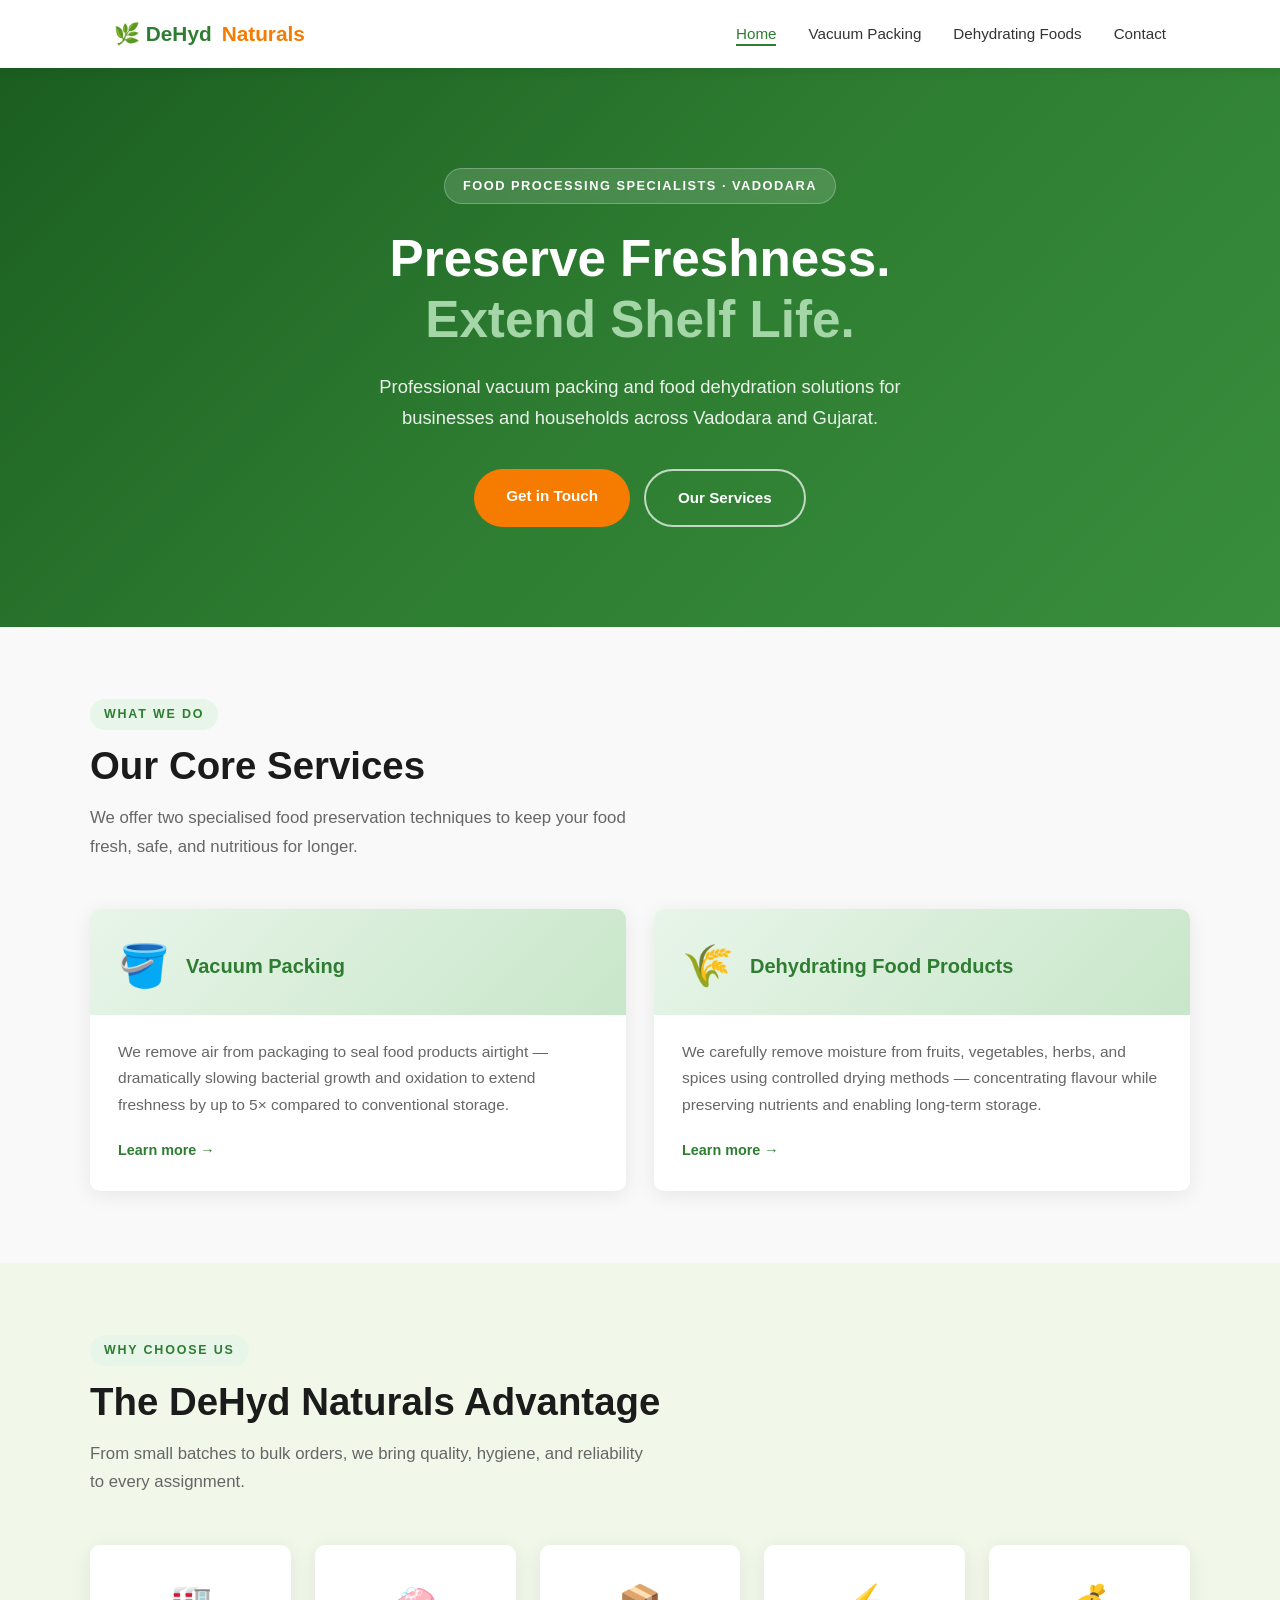
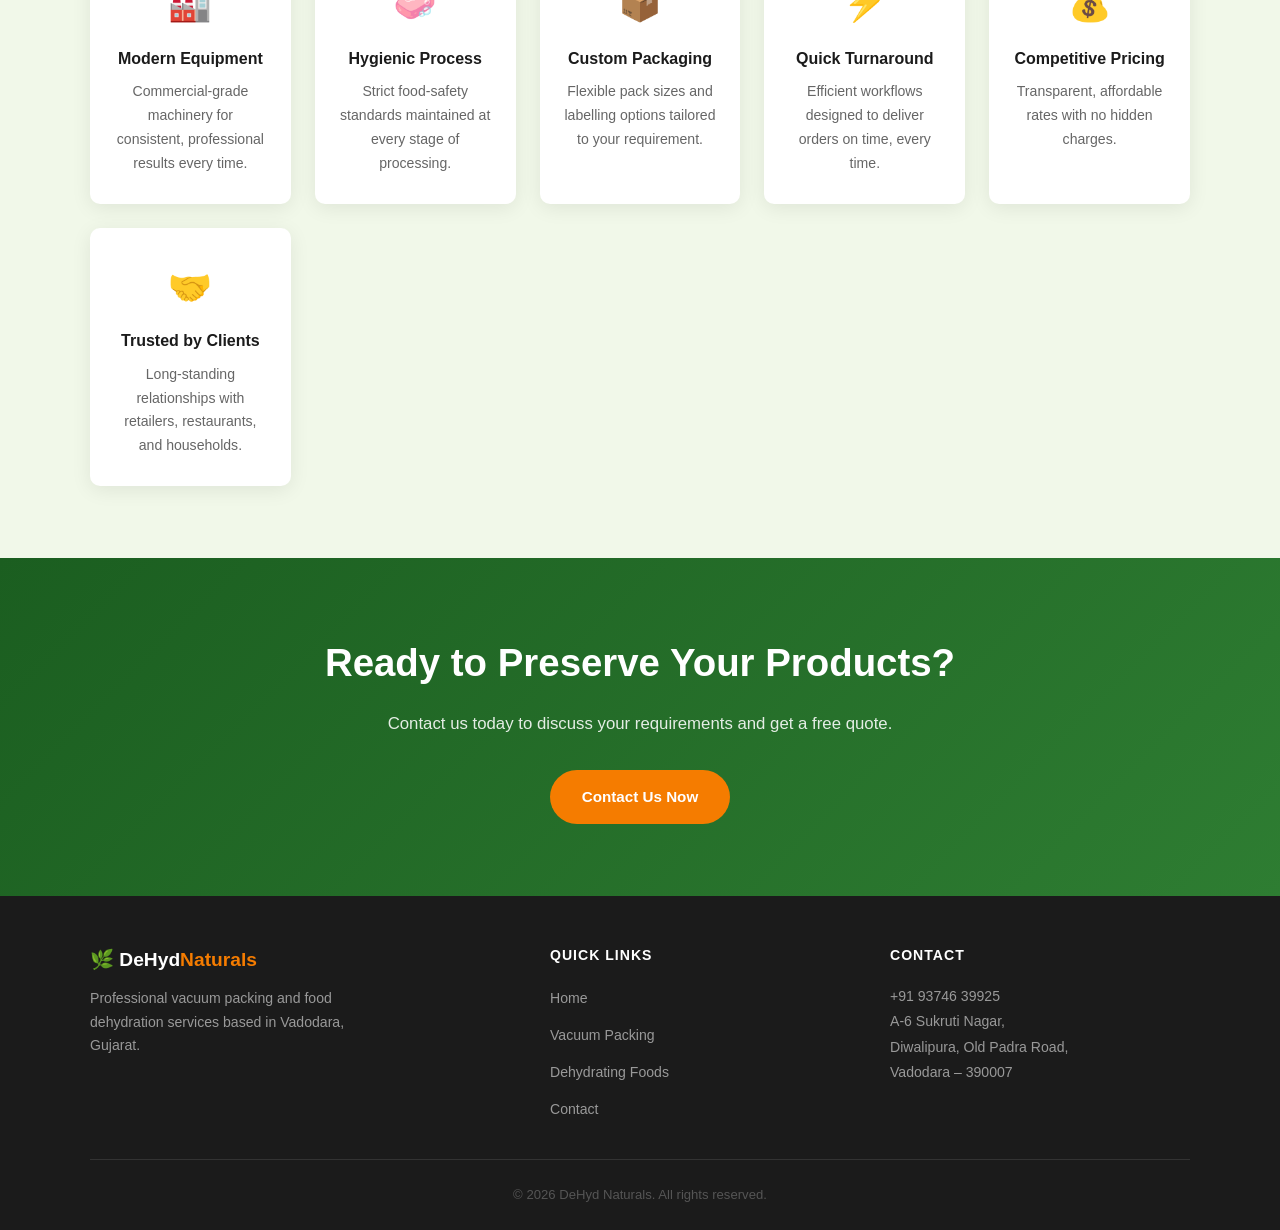
<file: index.html>
<!DOCTYPE html>
<html lang="en">
<head>
  <meta charset="UTF-8" />
  <meta name="viewport" content="width=device-width, initial-scale=1.0" />
  <title>DeHyd Naturals | Vacuum Packing & Dehydrating Food Products</title>
  <meta name="description" content="DeHyd Naturals specialises in vacuum packing and food dehydration services in Vadodara. Extend shelf life and preserve freshness with our professional food processing solutions." />
  <link rel="stylesheet" href="styles.css" />
</head>
<body>

  <!-- NAVBAR -->
  <nav class="navbar">
    <div class="nav-inner">
      <a href="index.html" class="nav-logo">🌿 DeHyd<span>Naturals</span></a>
      <button class="hamburger" id="hamburger" aria-label="Toggle menu">
        <span></span><span></span><span></span>
      </button>
      <ul class="nav-links" id="navLinks">
        <li><a href="index.html" class="active">Home</a></li>
        <li><a href="vacuum-packing.html">Vacuum Packing</a></li>
        <li><a href="dehydrating.html">Dehydrating Foods</a></li>
        <li><a href="contact.html">Contact</a></li>
      </ul>
    </div>
  </nav>

  <!-- HERO -->
  <section class="hero">
    <div class="hero-inner">
      <div class="hero-badge">Food Processing Specialists · Vadodara</div>
      <h1>Preserve Freshness.<br /><em>Extend Shelf Life.</em></h1>
      <p>Professional vacuum packing and food dehydration solutions for businesses and households across Vadodara and Gujarat.</p>
      <div class="btn-group">
        <a href="contact.html" class="btn btn-primary">Get in Touch</a>
        <a href="#services" class="btn btn-outline">Our Services</a>
      </div>
    </div>
  </section>

  <!-- SERVICES -->
  <section id="services">
    <div class="section-inner">
      <div class="section-label">What We Do</div>
      <h2 class="section-title">Our Core Services</h2>
      <p class="section-sub">We offer two specialised food preservation techniques to keep your food fresh, safe, and nutritious for longer.</p>

      <div class="services-grid">
        <!-- Vacuum Packing -->
        <div class="service-card">
          <div class="card-icon-wrap">
            <div class="card-icon">🪣</div>
            <h3>Vacuum Packing</h3>
          </div>
          <div class="card-body">
            <p>We remove air from packaging to seal food products airtight — dramatically slowing bacterial growth and oxidation to extend freshness by up to 5× compared to conventional storage.</p>
            <a href="vacuum-packing.html" class="card-link">Learn more →</a>
          </div>
        </div>

        <!-- Dehydrating -->
        <div class="service-card">
          <div class="card-icon-wrap">
            <div class="card-icon">🌾</div>
            <h3>Dehydrating Food Products</h3>
          </div>
          <div class="card-body">
            <p>We carefully remove moisture from fruits, vegetables, herbs, and spices using controlled drying methods — concentrating flavour while preserving nutrients and enabling long-term storage.</p>
            <a href="dehydrating.html" class="card-link">Learn more →</a>
          </div>
        </div>
      </div>
    </div>
  </section>

  <!-- WHY US -->
  <section class="why-bg">
    <div class="section-inner">
      <div class="section-label">Why Choose Us</div>
      <h2 class="section-title">The DeHyd Naturals Advantage</h2>
      <p class="section-sub">From small batches to bulk orders, we bring quality, hygiene, and reliability to every assignment.</p>

      <div class="pillars-grid">
        <div class="pillar">
          <div class="pillar-icon">🏭</div>
          <h4>Modern Equipment</h4>
          <p>Commercial-grade machinery for consistent, professional results every time.</p>
        </div>
        <div class="pillar">
          <div class="pillar-icon">🧼</div>
          <h4>Hygienic Process</h4>
          <p>Strict food-safety standards maintained at every stage of processing.</p>
        </div>
        <div class="pillar">
          <div class="pillar-icon">📦</div>
          <h4>Custom Packaging</h4>
          <p>Flexible pack sizes and labelling options tailored to your requirement.</p>
        </div>
        <div class="pillar">
          <div class="pillar-icon">⚡</div>
          <h4>Quick Turnaround</h4>
          <p>Efficient workflows designed to deliver orders on time, every time.</p>
        </div>
        <div class="pillar">
          <div class="pillar-icon">💰</div>
          <h4>Competitive Pricing</h4>
          <p>Transparent, affordable rates with no hidden charges.</p>
        </div>
        <div class="pillar">
          <div class="pillar-icon">🤝</div>
          <h4>Trusted by Clients</h4>
          <p>Long-standing relationships with retailers, restaurants, and households.</p>
        </div>
      </div>
    </div>
  </section>

  <!-- CTA -->
  <section class="cta-strip">
    <div class="section-inner">
      <h2>Ready to Preserve Your Products?</h2>
      <p>Contact us today to discuss your requirements and get a free quote.</p>
      <a href="contact.html" class="btn btn-primary">Contact Us Now</a>
    </div>
  </section>

  <!-- FOOTER -->
  <footer>
    <div class="footer-inner">
      <div class="footer-top">
          <div class="footer-brand">
            <h3>🌿 DeHyd<span>Naturals</span></h3>
            <p>Professional vacuum packing and food dehydration services based in Vadodara, Gujarat.</p>
        </div>
        <div class="footer-col">
          <h4>Quick Links</h4>
          <ul>
            <li><a href="index.html">Home</a></li>
            <li><a href="vacuum-packing.html">Vacuum Packing</a></li>
            <li><a href="dehydrating.html">Dehydrating Foods</a></li>
            <li><a href="contact.html">Contact</a></li>
          </ul>
        </div>
        <div class="footer-col">
          <h4>Contact</h4>
          <address>
            <a href="tel:+919374639925">+91 93746 39925</a><br />
            A-6 Sukruti Nagar,<br />
            Diwalipura, Old Padra Road,<br />
            Vadodara – 390007
          </address>
        </div>
      </div>
      <div class="footer-bottom">
        <p>&copy; 2026 DeHyd Naturals. All rights reserved.</p>
      </div>
    </div>
  </footer>

  <script>
    const hamburger = document.getElementById('hamburger');
    const navLinks  = document.getElementById('navLinks');
    hamburger.addEventListener('click', () => navLinks.classList.toggle('open'));
  </script>
</body>
</html>
</file>
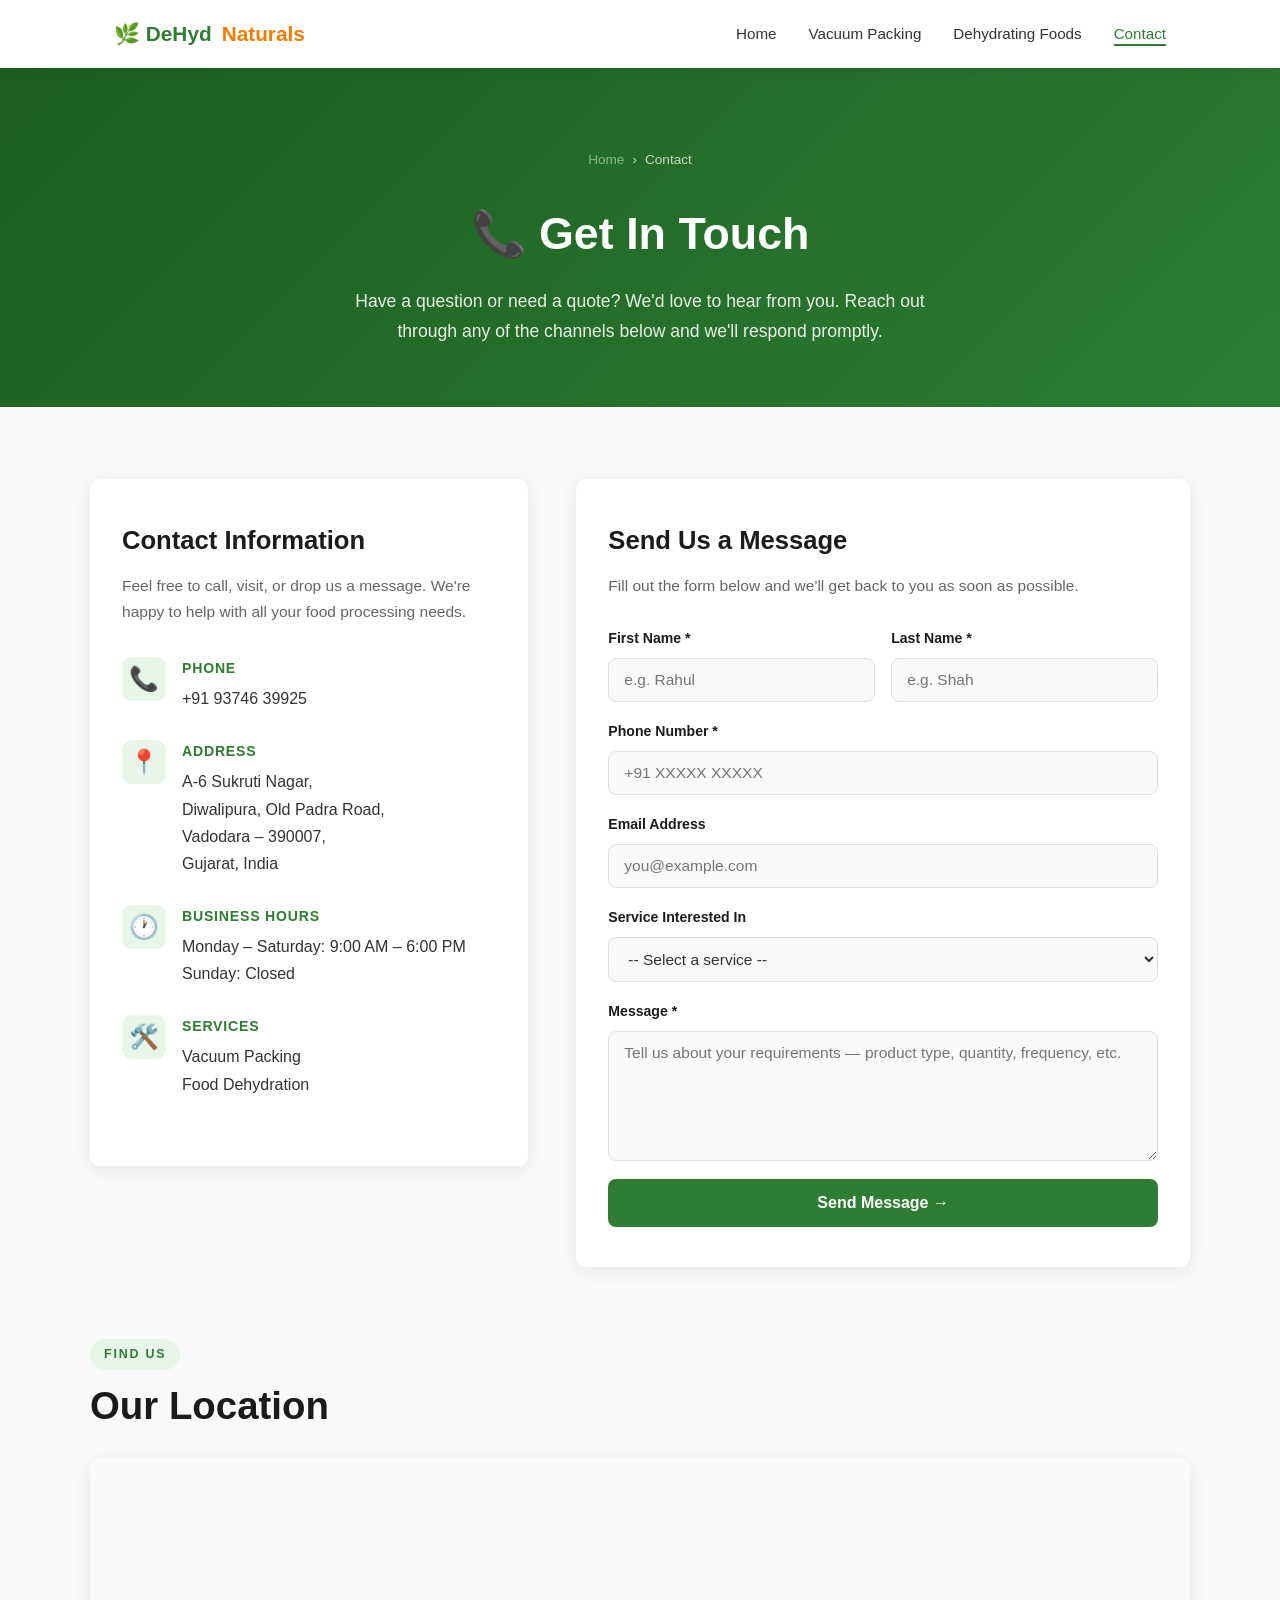
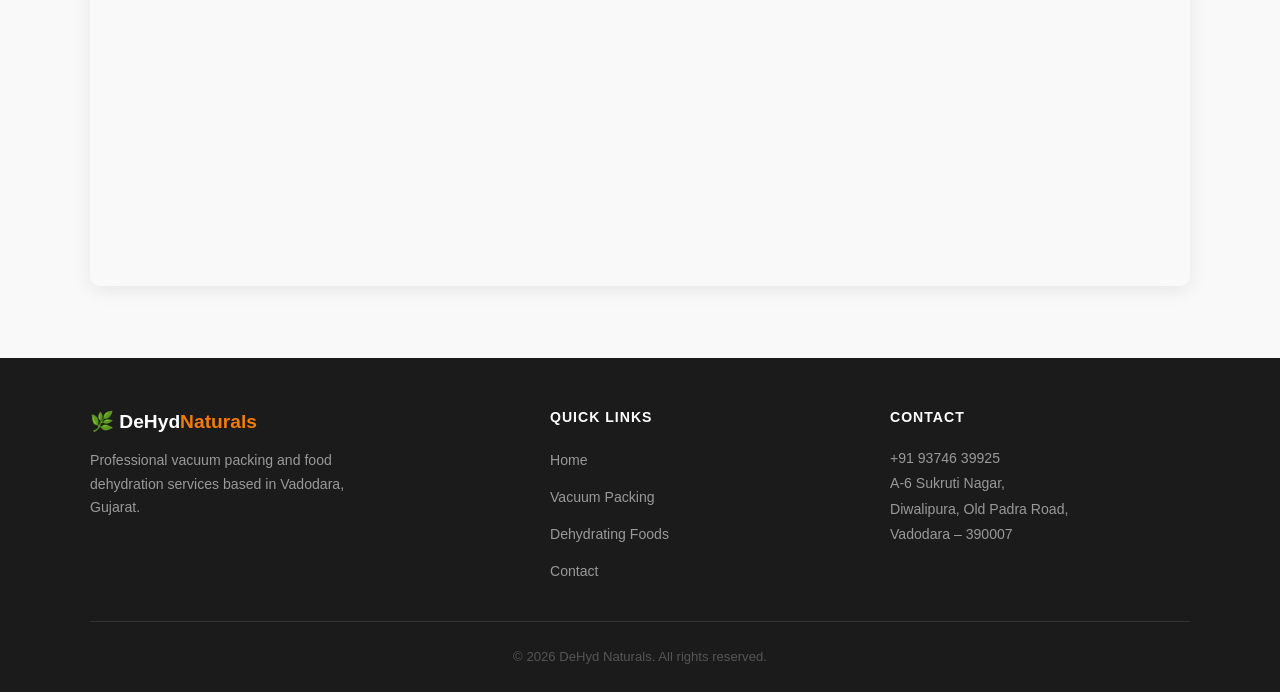
<file: contact.html>
<!DOCTYPE html>
<html lang="en">
<head>
  <meta charset="UTF-8" />
  <meta name="viewport" content="width=device-width, initial-scale=1.0" />
  <title>Contact Us | DeHyd Naturals</title>
  <meta name="description" content="Get in touch with DeHyd Naturals in Vadodara for vacuum packing and food dehydration enquiries. Call +91 9374639925 or visit us at Old Padra Road." />
  <link rel="stylesheet" href="styles.css" />
</head>
<body>

  <!-- NAVBAR -->
  <nav class="navbar">
    <div class="nav-inner">
      <a href="index.html" class="nav-logo">🌿 DeHyd<span>Naturals</span></a>
      <button class="hamburger" id="hamburger" aria-label="Toggle menu">
        <span></span><span></span><span></span>
      </button>
      <ul class="nav-links" id="navLinks">
        <li><a href="index.html">Home</a></li>
        <li><a href="vacuum-packing.html">Vacuum Packing</a></li>
        <li><a href="dehydrating.html">Dehydrating Foods</a></li>
        <li><a href="contact.html" class="active">Contact</a></li>
      </ul>
    </div>
  </nav>

  <!-- PAGE HERO -->
  <div class="page-hero">
    <div class="breadcrumb">
      <a href="index.html">Home</a> › <span>Contact</span>
    </div>
    <h1>📞 Get In Touch</h1>
    <p>Have a question or need a quote? We'd love to hear from you. Reach out through any of the channels below and we'll respond promptly.</p>
  </div>

  <!-- CONTACT SECTION -->
  <section>
    <div class="section-inner">
      <div class="contact-grid">

        <!-- Left: Info -->
        <div class="contact-info-card">
          <h2>Contact Information</h2>
          <p>Feel free to call, visit, or drop us a message. We're happy to help with all your food processing needs.</p>

          <div class="info-item">
            <div class="info-icon">📞</div>
            <div class="info-text">
              <h4>Phone</h4>
              <p><a href="tel:+919374639925">+91 93746 39925</a></p>
            </div>
          </div>

          <div class="info-item">
            <div class="info-icon">📍</div>
            <div class="info-text">
              <h4>Address</h4>
              <p>
                A-6 Sukruti Nagar,<br />
                Diwalipura, Old Padra Road,<br />
                Vadodara – 390007,<br />
                Gujarat, India
              </p>
            </div>
          </div>

          <div class="info-item">
            <div class="info-icon">🕐</div>
            <div class="info-text">
              <h4>Business Hours</h4>
              <p>
                Monday – Saturday: 9:00 AM – 6:00 PM<br />
                Sunday: Closed
              </p>
            </div>
          </div>

          <div class="info-item">
            <div class="info-icon">🛠️</div>
            <div class="info-text">
              <h4>Services</h4>
              <p>
                <a href="vacuum-packing.html">Vacuum Packing</a><br />
                <a href="dehydrating.html">Food Dehydration</a>
              </p>
            </div>
          </div>
        </div>

        <!-- Right: Form -->
        <div class="contact-form-card">
          <h2>Send Us a Message</h2>
          <p>Fill out the form below and we'll get back to you as soon as possible.</p>

          <form id="contactForm" novalidate>
            <div class="form-row">
              <div class="form-group">
                <label for="firstName">First Name *</label>
                <input type="text" id="firstName" name="firstName" placeholder="e.g. Rahul" required />
              </div>
              <div class="form-group">
                <label for="lastName">Last Name *</label>
                <input type="text" id="lastName" name="lastName" placeholder="e.g. Shah" required />
              </div>
            </div>

            <div class="form-group">
              <label for="phone">Phone Number *</label>
              <input type="tel" id="phone" name="phone" placeholder="+91 XXXXX XXXXX" required />
            </div>

            <div class="form-group">
              <label for="email">Email Address</label>
              <input type="email" id="email" name="email" placeholder="you@example.com" />
            </div>

            <div class="form-group">
              <label for="service">Service Interested In</label>
              <select id="service" name="service">
                <option value="">-- Select a service --</option>
                <option value="vacuum-packing">Vacuum Packing</option>
                <option value="dehydrating">Dehydrating Food Products</option>
                <option value="both">Both Services</option>
                <option value="other">Other / General Enquiry</option>
              </select>
            </div>

            <div class="form-group">
              <label for="message">Message *</label>
              <textarea id="message" name="message" placeholder="Tell us about your requirements — product type, quantity, frequency, etc." required></textarea>
            </div>

            <button type="submit" class="form-submit">Send Message →</button>

            <p id="formSuccess" style="display:none;margin-top:16px;color:var(--primary);font-weight:600;text-align:center;">
              ✅ Thank you! Your message has been sent. We'll be in touch soon.
            </p>
            <p id="formError" style="display:none;margin-top:16px;color:#c62828;font-weight:600;text-align:center;">
              ⚠️ Please fill in all required fields before submitting.
            </p>
          </form>
        </div>

      </div>
    </div>
  </section>

  <!-- MAP -->
  <section class="map-section">
    <div class="section-inner">
      <div class="section-label">Find Us</div>
      <h2 class="section-title" style="margin-bottom:28px;">Our Location</h2>
      <div class="map-wrap">
        <iframe
          title="DeHyd Naturals Location"
          src="https://www.google.com/maps/embed?pb=!1m18!1m12!1m3!1d3691.7254860165727!2d73.16155!3d22.29456!2m3!1f0!2f0!3f0!3m2!1i1024!2i768!4f13.1!3m3!1m2!1s0x395fc5873b2c3a4f%3A0x1!2sDiwalipura%2C%20Old%20Padra%20Road%2C%20Vadodara%2C%20Gujarat%20390007!5e0!3m2!1sen!2sin!4v1680000000000!5m2!1sen!2sin"
          width="100%"
          height="420"
          style="border:0;"
          allowfullscreen=""
          loading="lazy"
          referrerpolicy="no-referrer-when-downgrade">
        </iframe>
      </div>
    </div>
  </section>

  <!-- FOOTER -->
  <footer>
    <div class="footer-inner">
      <div class="footer-top">
        <div class="footer-brand">
          <h3>🌿 DeHyd<span>Naturals</span></h3>
          <p>Professional vacuum packing and food dehydration services based in Vadodara, Gujarat.</p>
        </div>
        <div class="footer-col">
          <h4>Quick Links</h4>
          <ul>
            <li><a href="index.html">Home</a></li>
            <li><a href="vacuum-packing.html">Vacuum Packing</a></li>
            <li><a href="dehydrating.html">Dehydrating Foods</a></li>
            <li><a href="contact.html">Contact</a></li>
          </ul>
        </div>
        <div class="footer-col">
          <h4>Contact</h4>
          <address>
            <a href="tel:+919374639925">+91 93746 39925</a><br />
            A-6 Sukruti Nagar,<br />
            Diwalipura, Old Padra Road,<br />
            Vadodara – 390007
          </address>
        </div>
      </div>
      <div class="footer-bottom">
        <p>&copy; 2026 DeHyd Naturals. All rights reserved.</p>
      </div>
    </div>
  </footer>

  <script>
    // Hamburger menu
    const hamburger = document.getElementById('hamburger');
    const navLinks  = document.getElementById('navLinks');
    hamburger.addEventListener('click', () => navLinks.classList.toggle('open'));

    // Contact form validation (client-side)
    document.getElementById('contactForm').addEventListener('submit', function (e) {
      e.preventDefault();
      const firstName = document.getElementById('firstName').value.trim();
      const lastName  = document.getElementById('lastName').value.trim();
      const phone     = document.getElementById('phone').value.trim();
      const message   = document.getElementById('message').value.trim();

      const success = document.getElementById('formSuccess');
      const error   = document.getElementById('formError');

      if (!firstName || !lastName || !phone || !message) {
        error.style.display   = 'block';
        success.style.display = 'none';
        return;
      }

      // Hide error, show success
      error.style.display   = 'none';
      success.style.display = 'block';
      this.reset();
    });
  </script>
</body>
</html>
</file>
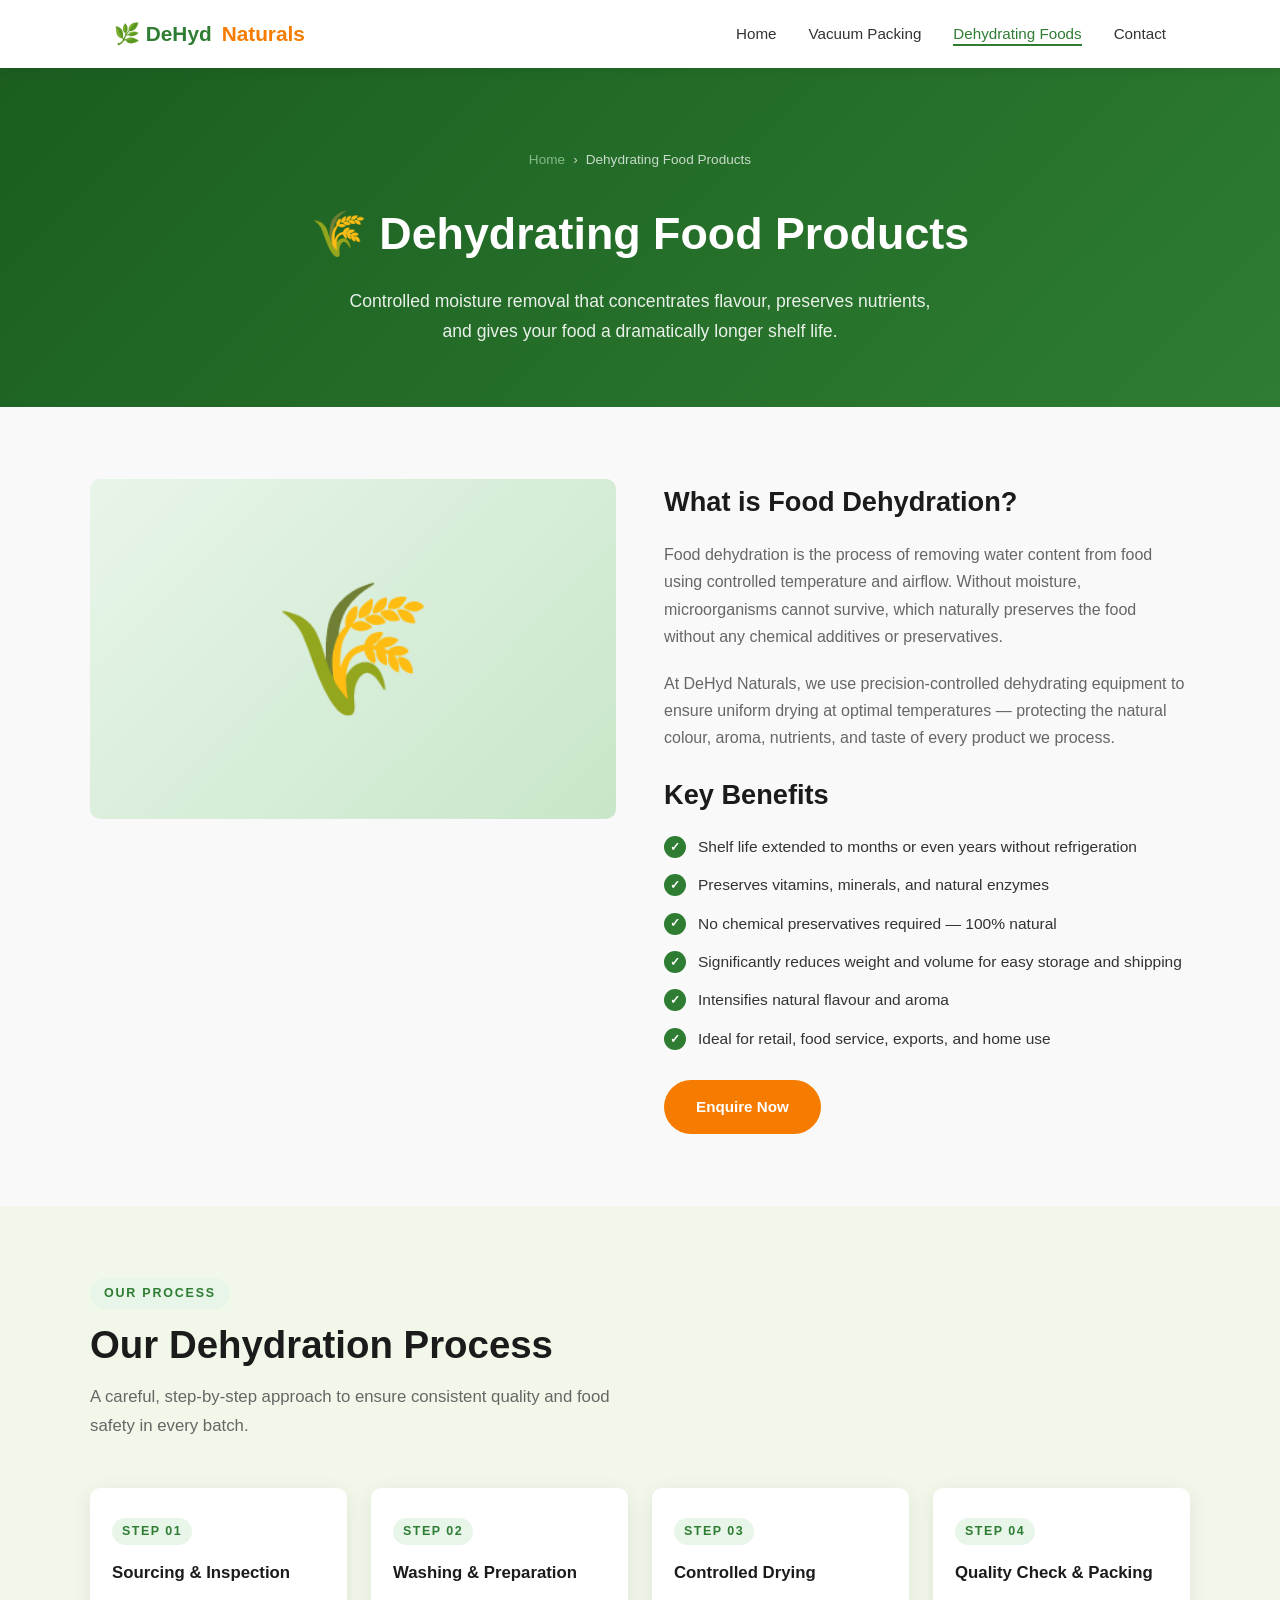
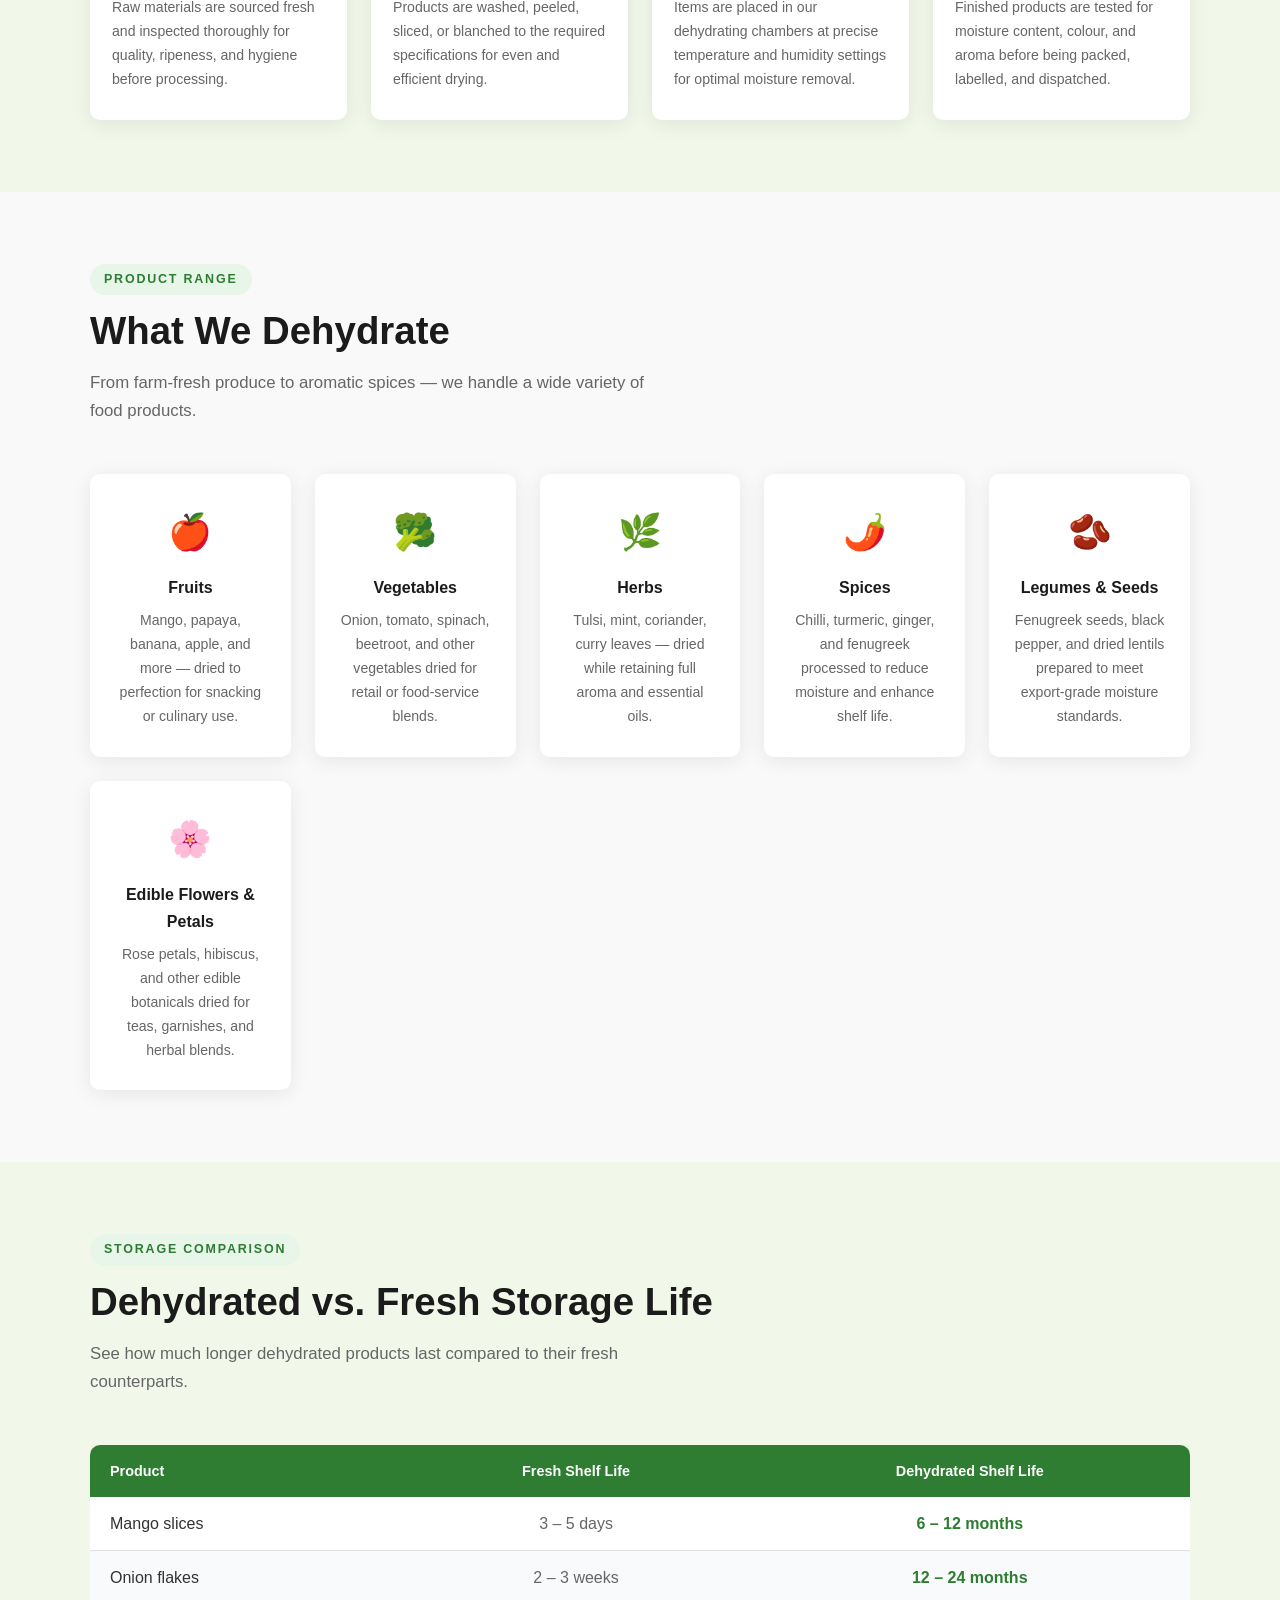
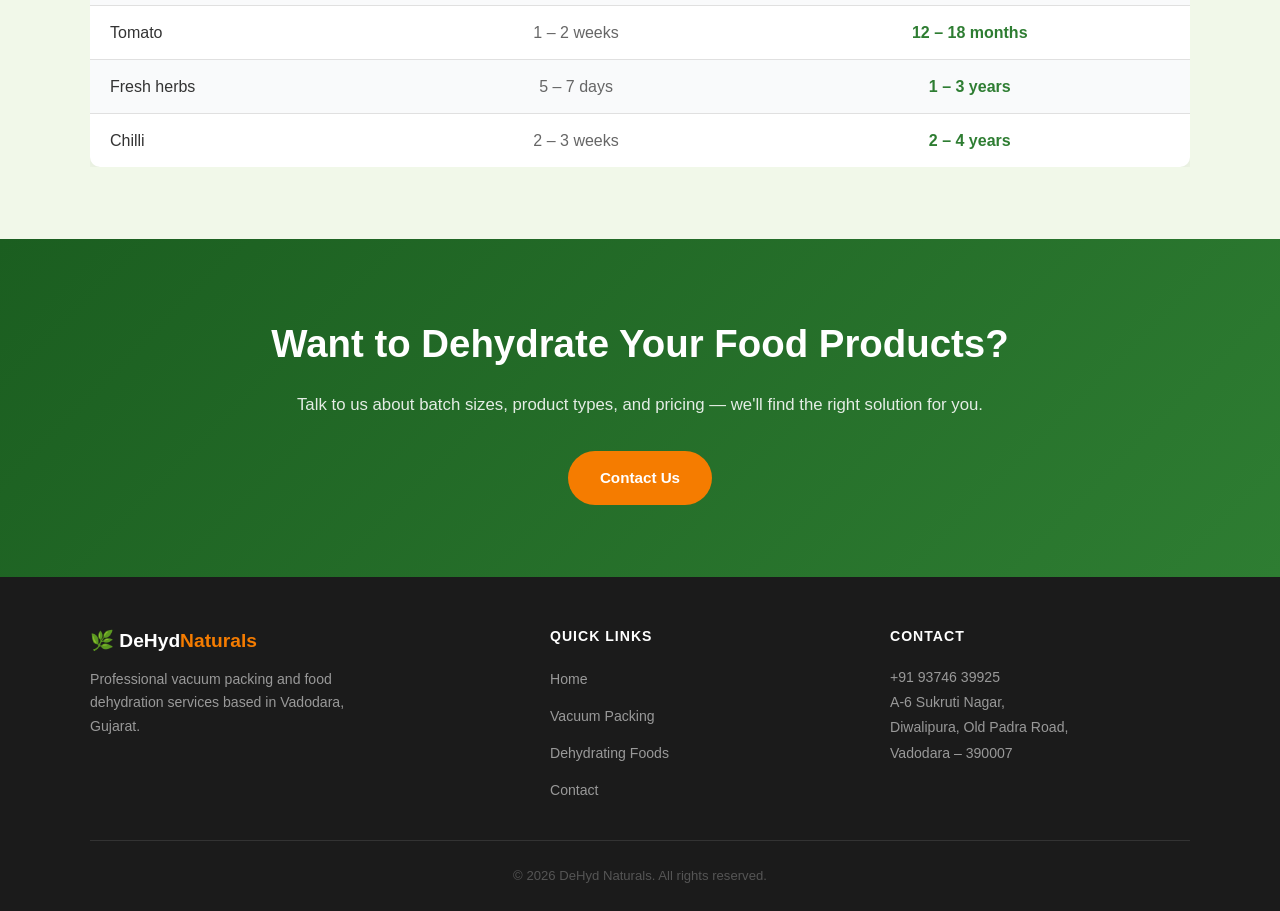
<file: dehydrating.html>
<!DOCTYPE html>
<html lang="en">
<head>
  <meta charset="UTF-8" />
  <meta name="viewport" content="width=device-width, initial-scale=1.0" />
  <title>Dehydrating Food Products | DeHyd Naturals</title>
  <meta name="description" content="DeHyd Naturals provides professional food dehydration services in Vadodara — preserving fruits, vegetables, herbs, and spices while concentrating natural flavour." />
  <link rel="stylesheet" href="styles.css" />
</head>
<body>

  <!-- NAVBAR -->
  <nav class="navbar">
    <div class="nav-inner">
      <a href="index.html" class="nav-logo">🌿 DeHyd<span>Naturals</span></a>
      <button class="hamburger" id="hamburger" aria-label="Toggle menu">
        <span></span><span></span><span></span>
      </button>
      <ul class="nav-links" id="navLinks">
        <li><a href="index.html">Home</a></li>
        <li><a href="vacuum-packing.html">Vacuum Packing</a></li>
        <li><a href="dehydrating.html" class="active">Dehydrating Foods</a></li>
        <li><a href="contact.html">Contact</a></li>
      </ul>
    </div>
  </nav>

  <!-- PAGE HERO -->
  <div class="page-hero">
    <div class="breadcrumb">
      <a href="index.html">Home</a> › <span>Dehydrating Food Products</span>
    </div>
    <h1>🌾 Dehydrating Food Products</h1>
    <p>Controlled moisture removal that concentrates flavour, preserves nutrients, and gives your food a dramatically longer shelf life.</p>
  </div>

  <!-- OVERVIEW -->
  <section>
    <div class="section-inner">
      <div class="detail-grid">
        <div class="detail-visual">🌾</div>
        <div class="detail-content">
          <h2>What is Food Dehydration?</h2>
          <p>Food dehydration is the process of removing water content from food using controlled temperature and airflow. Without moisture, microorganisms cannot survive, which naturally preserves the food without any chemical additives or preservatives.</p>
          <p>At DeHyd Naturals, we use precision-controlled dehydrating equipment to ensure uniform drying at optimal temperatures — protecting the natural colour, aroma, nutrients, and taste of every product we process.</p>
          <h2 style="margin-top:8px;">Key Benefits</h2>
          <ul class="benefit-list">
            <li>Shelf life extended to months or even years without refrigeration</li>
            <li>Preserves vitamins, minerals, and natural enzymes</li>
            <li>No chemical preservatives required — 100% natural</li>
            <li>Significantly reduces weight and volume for easy storage and shipping</li>
            <li>Intensifies natural flavour and aroma</li>
            <li>Ideal for retail, food service, exports, and home use</li>
          </ul>
          <a href="contact.html" class="btn btn-primary" style="display:inline-block;">Enquire Now</a>
        </div>
      </div>
    </div>
  </section>

  <!-- PROCESS -->
  <section class="features-section">
    <div class="section-inner">
      <div class="section-label">Our Process</div>
      <h2 class="section-title">Our Dehydration Process</h2>
      <p class="section-sub">A careful, step-by-step approach to ensure consistent quality and food safety in every batch.</p>

      <div class="features-grid">
        <div class="feature-card">
          <div class="feature-num">Step 01</div>
          <h4>Sourcing & Inspection</h4>
          <p>Raw materials are sourced fresh and inspected thoroughly for quality, ripeness, and hygiene before processing.</p>
        </div>
        <div class="feature-card">
          <div class="feature-num">Step 02</div>
          <h4>Washing & Preparation</h4>
          <p>Products are washed, peeled, sliced, or blanched to the required specifications for even and efficient drying.</p>
        </div>
        <div class="feature-card">
          <div class="feature-num">Step 03</div>
          <h4>Controlled Drying</h4>
          <p>Items are placed in our dehydrating chambers at precise temperature and humidity settings for optimal moisture removal.</p>
        </div>
        <div class="feature-card">
          <div class="feature-num">Step 04</div>
          <h4>Quality Check & Packing</h4>
          <p>Finished products are tested for moisture content, colour, and aroma before being packed, labelled, and dispatched.</p>
        </div>
      </div>
    </div>
  </section>

  <!-- PRODUCTS -->
  <section>
    <div class="section-inner">
      <div class="section-label">Product Range</div>
      <h2 class="section-title">What We Dehydrate</h2>
      <p class="section-sub">From farm-fresh produce to aromatic spices — we handle a wide variety of food products.</p>

      <div class="pillars-grid">
        <div class="pillar">
          <div class="pillar-icon">🍎</div>
          <h4>Fruits</h4>
          <p>Mango, papaya, banana, apple, and more — dried to perfection for snacking or culinary use.</p>
        </div>
        <div class="pillar">
          <div class="pillar-icon">🥦</div>
          <h4>Vegetables</h4>
          <p>Onion, tomato, spinach, beetroot, and other vegetables dried for retail or food-service blends.</p>
        </div>
        <div class="pillar">
          <div class="pillar-icon">🌿</div>
          <h4>Herbs</h4>
          <p>Tulsi, mint, coriander, curry leaves — dried while retaining full aroma and essential oils.</p>
        </div>
        <div class="pillar">
          <div class="pillar-icon">🌶️</div>
          <h4>Spices</h4>
          <p>Chilli, turmeric, ginger, and fenugreek processed to reduce moisture and enhance shelf life.</p>
        </div>
        <div class="pillar">
          <div class="pillar-icon">🫘</div>
          <h4>Legumes & Seeds</h4>
          <p>Fenugreek seeds, black pepper, and dried lentils prepared to meet export-grade moisture standards.</p>
        </div>
        <div class="pillar">
          <div class="pillar-icon">🌸</div>
          <h4>Edible Flowers & Petals</h4>
          <p>Rose petals, hibiscus, and other edible botanicals dried for teas, garnishes, and herbal blends.</p>
        </div>
      </div>
    </div>
  </section>

  <!-- COMPARISON TABLE -->
  <section class="features-section">
    <div class="section-inner">
      <div class="section-label">Storage Comparison</div>
      <h2 class="section-title">Dehydrated vs. Fresh Storage Life</h2>
      <p class="section-sub">See how much longer dehydrated products last compared to their fresh counterparts.</p>

      <div style="overflow-x:auto;">
        <table style="width:100%;border-collapse:collapse;background:var(--white);border-radius:var(--radius);overflow:hidden;box-shadow:var(--shadow);">
          <thead>
            <tr style="background:var(--primary);color:#fff;">
              <th style="padding:14px 20px;text-align:left;font-size:.9rem;">Product</th>
              <th style="padding:14px 20px;text-align:center;font-size:.9rem;">Fresh Shelf Life</th>
              <th style="padding:14px 20px;text-align:center;font-size:.9rem;">Dehydrated Shelf Life</th>
            </tr>
          </thead>
          <tbody>
            <tr style="border-bottom:1px solid var(--border);">
              <td style="padding:13px 20px;">Mango slices</td>
              <td style="padding:13px 20px;text-align:center;color:var(--muted);">3 – 5 days</td>
              <td style="padding:13px 20px;text-align:center;font-weight:600;color:var(--primary);">6 – 12 months</td>
            </tr>
            <tr style="border-bottom:1px solid var(--border);background:#f9fafb;">
              <td style="padding:13px 20px;">Onion flakes</td>
              <td style="padding:13px 20px;text-align:center;color:var(--muted);">2 – 3 weeks</td>
              <td style="padding:13px 20px;text-align:center;font-weight:600;color:var(--primary);">12 – 24 months</td>
            </tr>
            <tr style="border-bottom:1px solid var(--border);">
              <td style="padding:13px 20px;">Tomato</td>
              <td style="padding:13px 20px;text-align:center;color:var(--muted);">1 – 2 weeks</td>
              <td style="padding:13px 20px;text-align:center;font-weight:600;color:var(--primary);">12 – 18 months</td>
            </tr>
            <tr style="border-bottom:1px solid var(--border);background:#f9fafb;">
              <td style="padding:13px 20px;">Fresh herbs</td>
              <td style="padding:13px 20px;text-align:center;color:var(--muted);">5 – 7 days</td>
              <td style="padding:13px 20px;text-align:center;font-weight:600;color:var(--primary);">1 – 3 years</td>
            </tr>
            <tr>
              <td style="padding:13px 20px;">Chilli</td>
              <td style="padding:13px 20px;text-align:center;color:var(--muted);">2 – 3 weeks</td>
              <td style="padding:13px 20px;text-align:center;font-weight:600;color:var(--primary);">2 – 4 years</td>
            </tr>
          </tbody>
        </table>
      </div>
    </div>
  </section>

  <!-- CTA -->
  <section class="cta-strip">
    <div class="section-inner">
      <h2>Want to Dehydrate Your Food Products?</h2>
      <p>Talk to us about batch sizes, product types, and pricing — we'll find the right solution for you.</p>
      <a href="contact.html" class="btn btn-primary">Contact Us</a>
    </div>
  </section>

  <!-- FOOTER -->
  <footer>
    <div class="footer-inner">
      <div class="footer-top">
        <div class="footer-brand">
          <h3>🌿 DeHyd<span>Naturals</span></h3>
          <p>Professional vacuum packing and food dehydration services based in Vadodara, Gujarat.</p>
        </div>
        <div class="footer-col">
          <h4>Quick Links</h4>
          <ul>
            <li><a href="index.html">Home</a></li>
            <li><a href="vacuum-packing.html">Vacuum Packing</a></li>
            <li><a href="dehydrating.html">Dehydrating Foods</a></li>
            <li><a href="contact.html">Contact</a></li>
          </ul>
        </div>
        <div class="footer-col">
          <h4>Contact</h4>
          <address>
            <a href="tel:+919374639925">+91 93746 39925</a><br />
            A-6 Sukruti Nagar,<br />
            Diwalipura, Old Padra Road,<br />
            Vadodara – 390007
          </address>
        </div>
      </div>
      <div class="footer-bottom">
        <p>&copy; 2026 DeHyd Naturals. All rights reserved.</p>
      </div>
    </div>
  </footer>

  <script>
    const hamburger = document.getElementById('hamburger');
    const navLinks  = document.getElementById('navLinks');
    hamburger.addEventListener('click', () => navLinks.classList.toggle('open'));
  </script>
</body>
</html>
</file>
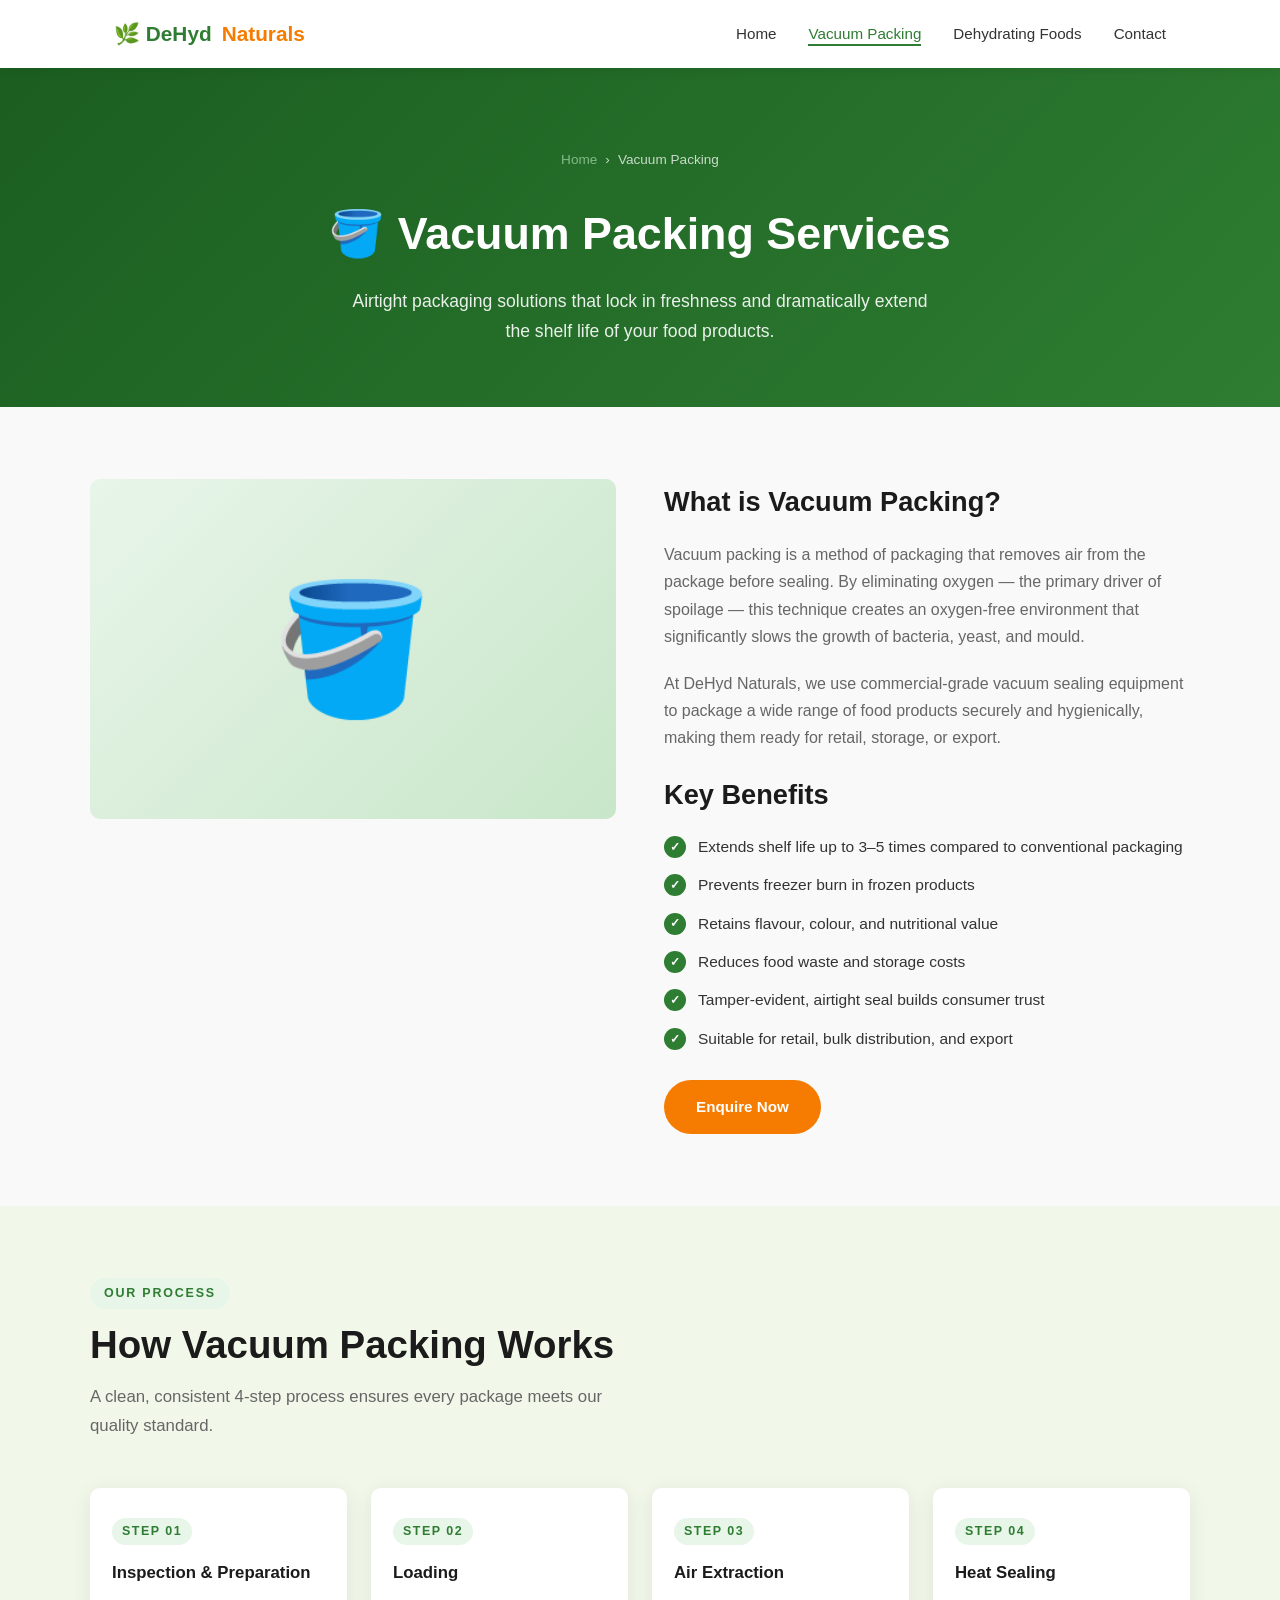
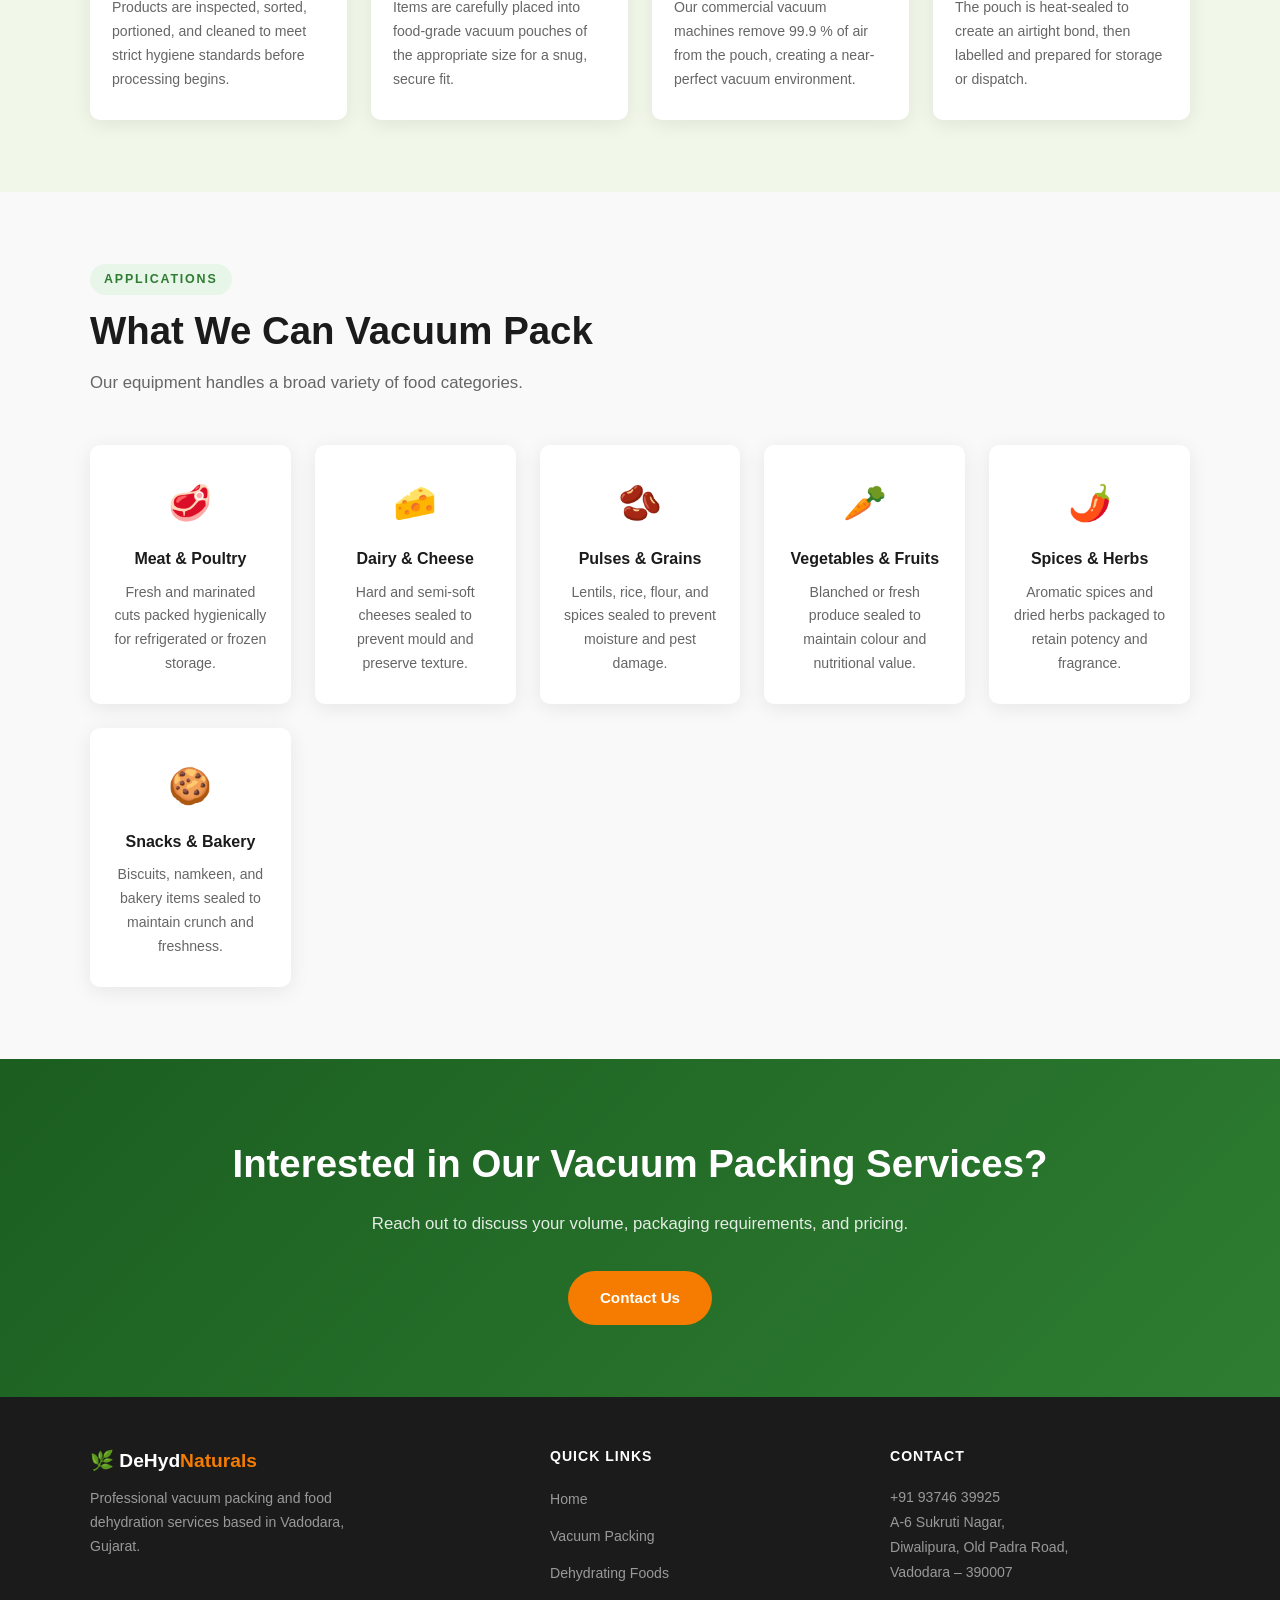
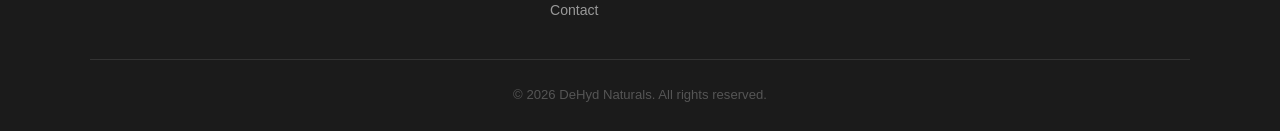
<file: vacuum-packing.html>
<!DOCTYPE html>
<html lang="en">
<head>
  <meta charset="UTF-8" />
  <meta name="viewport" content="width=device-width, initial-scale=1.0" />
  <title>Vacuum Packing | DeHyd Naturals</title>
  <meta name="description" content="DeHyd Naturals offers professional vacuum packing services in Vadodara. Extend food shelf life, reduce waste, and maintain freshness with airtight packaging." />
  <link rel="stylesheet" href="styles.css" />
</head>
<body>

  <!-- NAVBAR -->
  <nav class="navbar">
    <div class="nav-inner">
      <a href="index.html" class="nav-logo">🌿 DeHyd<span>Naturals</span></a>
      <button class="hamburger" id="hamburger" aria-label="Toggle menu">
        <span></span><span></span><span></span>
      </button>
      <ul class="nav-links" id="navLinks">
        <li><a href="index.html">Home</a></li>
        <li><a href="vacuum-packing.html" class="active">Vacuum Packing</a></li>
        <li><a href="dehydrating.html">Dehydrating Foods</a></li>
        <li><a href="contact.html">Contact</a></li>
      </ul>
    </div>
  </nav>

  <!-- PAGE HERO -->
  <div class="page-hero">
    <div class="breadcrumb">
      <a href="index.html">Home</a> › <span>Vacuum Packing</span>
    </div>
    <h1>🪣 Vacuum Packing Services</h1>
    <p>Airtight packaging solutions that lock in freshness and dramatically extend the shelf life of your food products.</p>
  </div>

  <!-- OVERVIEW -->
  <section>
    <div class="section-inner">
      <div class="detail-grid">
        <div class="detail-visual">🪣</div>
        <div class="detail-content">
          <h2>What is Vacuum Packing?</h2>
          <p>Vacuum packing is a method of packaging that removes air from the package before sealing. By eliminating oxygen — the primary driver of spoilage — this technique creates an oxygen-free environment that significantly slows the growth of bacteria, yeast, and mould.</p>
          <p>At DeHyd Naturals, we use commercial-grade vacuum sealing equipment to package a wide range of food products securely and hygienically, making them ready for retail, storage, or export.</p>
          <h2 style="margin-top:8px;">Key Benefits</h2>
          <ul class="benefit-list">
            <li>Extends shelf life up to 3–5 times compared to conventional packaging</li>
            <li>Prevents freezer burn in frozen products</li>
            <li>Retains flavour, colour, and nutritional value</li>
            <li>Reduces food waste and storage costs</li>
            <li>Tamper-evident, airtight seal builds consumer trust</li>
            <li>Suitable for retail, bulk distribution, and export</li>
          </ul>
          <a href="contact.html" class="btn btn-primary" style="display:inline-block;">Enquire Now</a>
        </div>
      </div>
    </div>
  </section>

  <!-- HOW IT WORKS -->
  <section class="features-section">
    <div class="section-inner">
      <div class="section-label">Our Process</div>
      <h2 class="section-title">How Vacuum Packing Works</h2>
      <p class="section-sub">A clean, consistent 4-step process ensures every package meets our quality standard.</p>

      <div class="features-grid">
        <div class="feature-card">
          <div class="feature-num">Step 01</div>
          <h4>Inspection & Preparation</h4>
          <p>Products are inspected, sorted, portioned, and cleaned to meet strict hygiene standards before processing begins.</p>
        </div>
        <div class="feature-card">
          <div class="feature-num">Step 02</div>
          <h4>Loading</h4>
          <p>Items are carefully placed into food-grade vacuum pouches of the appropriate size for a snug, secure fit.</p>
        </div>
        <div class="feature-card">
          <div class="feature-num">Step 03</div>
          <h4>Air Extraction</h4>
          <p>Our commercial vacuum machines remove 99.9 % of air from the pouch, creating a near-perfect vacuum environment.</p>
        </div>
        <div class="feature-card">
          <div class="feature-num">Step 04</div>
          <h4>Heat Sealing</h4>
          <p>The pouch is heat-sealed to create an airtight bond, then labelled and prepared for storage or dispatch.</p>
        </div>
      </div>
    </div>
  </section>

  <!-- APPLICATIONS -->
  <section>
    <div class="section-inner">
      <div class="section-label">Applications</div>
      <h2 class="section-title">What We Can Vacuum Pack</h2>
      <p class="section-sub">Our equipment handles a broad variety of food categories.</p>

      <div class="pillars-grid">
        <div class="pillar">
          <div class="pillar-icon">🥩</div>
          <h4>Meat & Poultry</h4>
          <p>Fresh and marinated cuts packed hygienically for refrigerated or frozen storage.</p>
        </div>
        <div class="pillar">
          <div class="pillar-icon">🧀</div>
          <h4>Dairy & Cheese</h4>
          <p>Hard and semi-soft cheeses sealed to prevent mould and preserve texture.</p>
        </div>
        <div class="pillar">
          <div class="pillar-icon">🫘</div>
          <h4>Pulses & Grains</h4>
          <p>Lentils, rice, flour, and spices sealed to prevent moisture and pest damage.</p>
        </div>
        <div class="pillar">
          <div class="pillar-icon">🥕</div>
          <h4>Vegetables & Fruits</h4>
          <p>Blanched or fresh produce sealed to maintain colour and nutritional value.</p>
        </div>
        <div class="pillar">
          <div class="pillar-icon">🌶️</div>
          <h4>Spices & Herbs</h4>
          <p>Aromatic spices and dried herbs packaged to retain potency and fragrance.</p>
        </div>
        <div class="pillar">
          <div class="pillar-icon">🍪</div>
          <h4>Snacks & Bakery</h4>
          <p>Biscuits, namkeen, and bakery items sealed to maintain crunch and freshness.</p>
        </div>
      </div>
    </div>
  </section>

  <!-- CTA -->
  <section class="cta-strip">
    <div class="section-inner">
      <h2>Interested in Our Vacuum Packing Services?</h2>
      <p>Reach out to discuss your volume, packaging requirements, and pricing.</p>
      <a href="contact.html" class="btn btn-primary">Contact Us</a>
    </div>
  </section>

  <!-- FOOTER -->
  <footer>
    <div class="footer-inner">
      <div class="footer-top">
        <div class="footer-brand">
          <h3>🌿 DeHyd<span>Naturals</span></h3>
          <p>Professional vacuum packing and food dehydration services based in Vadodara, Gujarat.</p>
        </div>
        <div class="footer-col">
          <h4>Quick Links</h4>
          <ul>
            <li><a href="index.html">Home</a></li>
            <li><a href="vacuum-packing.html">Vacuum Packing</a></li>
            <li><a href="dehydrating.html">Dehydrating Foods</a></li>
            <li><a href="contact.html">Contact</a></li>
          </ul>
        </div>
        <div class="footer-col">
          <h4>Contact</h4>
          <address>
            <a href="tel:+919374639925">+91 93746 39925</a><br />
            A-6 Sukruti Nagar,<br />
            Diwalipura, Old Padra Road,<br />
            Vadodara – 390007
          </address>
        </div>
      </div>
      <div class="footer-bottom">
        <p>&copy; 2026 DeHyd Naturals. All rights reserved.</p>
      </div>
    </div>
  </footer>

  <script>
    const hamburger = document.getElementById('hamburger');
    const navLinks  = document.getElementById('navLinks');
    hamburger.addEventListener('click', () => navLinks.classList.toggle('open'));
  </script>
</body>
</html>
</file>
<file: styles.css>
/* ===== GLOBAL STYLES ===== */
* {
  margin: 0;
  padding: 0;
  box-sizing: border-box;
}

:root {
  --primary:   #2e7d32;
  --primary-light: #4caf50;
  --accent:    #f57c00;
  --dark:      #1b1b1b;
  --light:     #f9f9f9;
  --white:     #ffffff;
  --text:      #333333;
  --muted:     #666666;
  --border:    #e0e0e0;
  --shadow:    0 4px 20px rgba(0,0,0,0.08);
  --radius:    10px;
}

body {
  font-family: 'Segoe UI', Tahoma, Geneva, Verdana, sans-serif;
  color: var(--text);
  background: var(--light);
  line-height: 1.7;
}

a {
  text-decoration: none;
  color: inherit;
}

img {
  max-width: 100%;
  display: block;
}

/* ===== NAVBAR ===== */
.navbar {
  background: var(--white);
  position: sticky;
  top: 0;
  z-index: 100;
  box-shadow: 0 2px 12px rgba(0,0,0,0.08);
}

.nav-inner {
  max-width: 1100px;
  margin: 0 auto;
  padding: 0 24px;
  display: flex;
  align-items: center;
  justify-content: space-between;
  height: 68px;
}

.nav-logo {
  display: flex;
  align-items: center;
  gap: 10px;
  font-size: 1.3rem;
  font-weight: 700;
  color: var(--primary);
}

.nav-logo span {
  color: var(--accent);
}

.nav-links {
  list-style: none;
  display: flex;
  gap: 32px;
}

.nav-links a {
  font-size: 0.95rem;
  font-weight: 500;
  color: var(--text);
  transition: color 0.2s;
  position: relative;
  padding-bottom: 4px;
}

.nav-links a::after {
  content: '';
  display: block;
  width: 0;
  height: 2px;
  background: var(--primary);
  transition: width 0.25s;
  position: absolute;
  bottom: 0;
  left: 0;
}

.nav-links a:hover,
.nav-links a.active {
  color: var(--primary);
}

.nav-links a:hover::after,
.nav-links a.active::after {
  width: 100%;
}

/* Hamburger (mobile) */
.hamburger {
  display: none;
  flex-direction: column;
  gap: 5px;
  cursor: pointer;
  background: none;
  border: none;
  padding: 4px;
}

.hamburger span {
  display: block;
  width: 26px;
  height: 2px;
  background: var(--primary);
  border-radius: 2px;
  transition: all 0.3s;
}

/* ===== HERO ===== */
.hero {
  background: linear-gradient(135deg, #1b5e20 0%, #2e7d32 50%, #388e3c 100%);
  color: var(--white);
  padding: 100px 24px;
  text-align: center;
}

.hero-inner {
  max-width: 760px;
  margin: 0 auto;
}

.hero-badge {
  display: inline-block;
  background: rgba(255,255,255,0.15);
  backdrop-filter: blur(4px);
  color: var(--white);
  font-size: 0.8rem;
  font-weight: 600;
  letter-spacing: 1.5px;
  text-transform: uppercase;
  padding: 6px 18px;
  border-radius: 999px;
  margin-bottom: 24px;
  border: 1px solid rgba(255,255,255,0.25);
}

.hero h1 {
  font-size: clamp(2rem, 5vw, 3.2rem);
  font-weight: 800;
  line-height: 1.2;
  margin-bottom: 20px;
}

.hero h1 em {
  font-style: normal;
  color: #a5d6a7;
}

.hero p {
  font-size: 1.15rem;
  opacity: 0.9;
  margin-bottom: 36px;
  max-width: 580px;
  margin-left: auto;
  margin-right: auto;
}

.btn-group {
  display: flex;
  gap: 14px;
  justify-content: center;
  flex-wrap: wrap;
}

.btn {
  display: inline-block;
  padding: 14px 32px;
  border-radius: 999px;
  font-size: 0.95rem;
  font-weight: 600;
  cursor: pointer;
  transition: transform 0.2s, box-shadow 0.2s;
  border: none;
}

.btn:hover {
  transform: translateY(-2px);
  box-shadow: 0 8px 24px rgba(0,0,0,0.2);
}

.btn-primary {
  background: var(--accent);
  color: var(--white);
}

.btn-outline {
  background: transparent;
  color: var(--white);
  border: 2px solid rgba(255,255,255,0.7);
}

/* ===== SECTION WRAPPERS ===== */
section {
  padding: 72px 24px;
}

.section-inner {
  max-width: 1100px;
  margin: 0 auto;
}

.section-label {
  display: inline-block;
  font-size: 0.78rem;
  font-weight: 700;
  letter-spacing: 1.8px;
  text-transform: uppercase;
  color: var(--primary);
  background: #e8f5e9;
  padding: 5px 14px;
  border-radius: 999px;
  margin-bottom: 12px;
}

.section-title {
  font-size: clamp(1.6rem, 3vw, 2.4rem);
  font-weight: 800;
  color: var(--dark);
  margin-bottom: 14px;
  line-height: 1.25;
}

.section-sub {
  color: var(--muted);
  font-size: 1.05rem;
  max-width: 560px;
  margin-bottom: 48px;
}

/* ===== SERVICES CARDS ===== */
.services-grid {
  display: grid;
  grid-template-columns: repeat(auto-fit, minmax(300px, 1fr));
  gap: 28px;
}

.service-card {
  background: var(--white);
  border-radius: var(--radius);
  box-shadow: var(--shadow);
  overflow: hidden;
  transition: transform 0.25s, box-shadow 0.25s;
  display: flex;
  flex-direction: column;
}

.service-card:hover {
  transform: translateY(-6px);
  box-shadow: 0 12px 36px rgba(0,0,0,0.12);
}

.card-icon-wrap {
  background: linear-gradient(135deg, #e8f5e9, #c8e6c9);
  padding: 36px 28px 28px;
  display: flex;
  align-items: center;
  gap: 16px;
}

.card-icon {
  font-size: 2.6rem;
  line-height: 1;
}

.card-icon-wrap h3 {
  font-size: 1.25rem;
  font-weight: 700;
  color: var(--primary);
}

.card-body {
  padding: 24px 28px 28px;
  flex: 1;
  display: flex;
  flex-direction: column;
}

.card-body p {
  color: var(--muted);
  font-size: 0.97rem;
  margin-bottom: 20px;
  flex: 1;
}

.card-link {
  display: inline-flex;
  align-items: center;
  gap: 6px;
  color: var(--primary);
  font-weight: 600;
  font-size: 0.9rem;
  transition: gap 0.2s;
}

.card-link:hover {
  gap: 10px;
}

/* ===== WHY US (stats / pillars) ===== */
.why-bg {
  background: #f1f8e9;
}

.pillars-grid {
  display: grid;
  grid-template-columns: repeat(auto-fit, minmax(200px, 1fr));
  gap: 24px;
}

.pillar {
  background: var(--white);
  border-radius: var(--radius);
  padding: 28px 24px;
  box-shadow: var(--shadow);
  text-align: center;
}

.pillar-icon {
  font-size: 2.2rem;
  margin-bottom: 12px;
}

.pillar h4 {
  font-size: 1rem;
  font-weight: 700;
  color: var(--dark);
  margin-bottom: 8px;
}

.pillar p {
  font-size: 0.88rem;
  color: var(--muted);
}

/* ===== CTA STRIP ===== */
.cta-strip {
  background: linear-gradient(135deg, #1b5e20, #2e7d32);
  color: var(--white);
  text-align: center;
  padding: 72px 24px;
}

.cta-strip h2 {
  font-size: clamp(1.6rem, 3vw, 2.4rem);
  font-weight: 800;
  margin-bottom: 14px;
}

.cta-strip p {
  opacity: 0.88;
  font-size: 1.05rem;
  margin-bottom: 32px;
}

/* ===== DETAIL PAGE ===== */
.page-hero {
  background: linear-gradient(135deg, #1b5e20 0%, #2e7d32 100%);
  color: var(--white);
  padding: 80px 24px 60px;
  text-align: center;
}

.page-hero h1 {
  font-size: clamp(1.8rem, 4vw, 2.8rem);
  font-weight: 800;
  margin-bottom: 16px;
}

.page-hero p {
  font-size: 1.1rem;
  opacity: 0.9;
  max-width: 600px;
  margin: 0 auto;
}

.breadcrumb {
  display: flex;
  align-items: center;
  gap: 8px;
  font-size: 0.85rem;
  opacity: 0.75;
  justify-content: center;
  margin-bottom: 24px;
}

.breadcrumb a { opacity: 1; color: #a5d6a7; }
.breadcrumb a:hover { text-decoration: underline; }

/* Two-column layout for detail pages */
.detail-grid {
  display: grid;
  grid-template-columns: 1fr 1fr;
  gap: 48px;
  align-items: start;
}

.detail-visual {
  background: linear-gradient(135deg, #e8f5e9, #c8e6c9);
  border-radius: var(--radius);
  display: flex;
  align-items: center;
  justify-content: center;
  font-size: 8rem;
  min-height: 340px;
}

.detail-content h2 {
  font-size: 1.7rem;
  font-weight: 800;
  color: var(--dark);
  margin-bottom: 16px;
}

.detail-content p {
  color: var(--muted);
  margin-bottom: 20px;
}

.benefit-list {
  list-style: none;
  display: flex;
  flex-direction: column;
  gap: 12px;
  margin-bottom: 28px;
}

.benefit-list li {
  display: flex;
  align-items: flex-start;
  gap: 12px;
  font-size: 0.97rem;
}

.benefit-list li::before {
  content: '✓';
  display: inline-flex;
  align-items: center;
  justify-content: center;
  width: 22px;
  height: 22px;
  min-width: 22px;
  background: var(--primary);
  color: var(--white);
  border-radius: 50%;
  font-size: 0.75rem;
  font-weight: 700;
  margin-top: 2px;
}

/* Features / process steps */
.features-section {
  background: #f1f8e9;
}

.features-grid {
  display: grid;
  grid-template-columns: repeat(auto-fit, minmax(220px, 1fr));
  gap: 24px;
}

.feature-card {
  background: var(--white);
  border-radius: var(--radius);
  padding: 28px 22px;
  box-shadow: var(--shadow);
}

.feature-num {
  font-size: 0.78rem;
  font-weight: 700;
  letter-spacing: 1.5px;
  text-transform: uppercase;
  color: var(--primary);
  background: #e8f5e9;
  display: inline-block;
  padding: 3px 10px;
  border-radius: 999px;
  margin-bottom: 14px;
}

.feature-card h4 {
  font-size: 1.05rem;
  font-weight: 700;
  margin-bottom: 8px;
  color: var(--dark);
}

.feature-card p {
  font-size: 0.88rem;
  color: var(--muted);
}

/* ===== CONTACT PAGE ===== */
.contact-grid {
  display: grid;
  grid-template-columns: 1fr 1.4fr;
  gap: 48px;
  align-items: start;
}

.contact-info-card {
  background: var(--white);
  border-radius: var(--radius);
  box-shadow: var(--shadow);
  padding: 40px 32px;
}

.contact-info-card h2 {
  font-size: 1.6rem;
  font-weight: 800;
  color: var(--dark);
  margin-bottom: 10px;
}

.contact-info-card > p {
  color: var(--muted);
  margin-bottom: 32px;
  font-size: 0.97rem;
}

.info-item {
  display: flex;
  align-items: flex-start;
  gap: 16px;
  margin-bottom: 28px;
}

.info-icon {
  font-size: 1.5rem;
  min-width: 44px;
  height: 44px;
  background: #e8f5e9;
  border-radius: var(--radius);
  display: flex;
  align-items: center;
  justify-content: center;
}

.info-text h4 {
  font-size: 0.88rem;
  font-weight: 700;
  text-transform: uppercase;
  letter-spacing: 0.8px;
  color: var(--primary);
  margin-bottom: 4px;
}

.info-text p {
  color: var(--text);
  font-size: 1rem;
}

.info-text a {
  color: var(--text);
  transition: color 0.2s;
}

.info-text a:hover { color: var(--primary); }

/* Contact Form */
.contact-form-card {
  background: var(--white);
  border-radius: var(--radius);
  box-shadow: var(--shadow);
  padding: 40px 32px;
}

.contact-form-card h2 {
  font-size: 1.6rem;
  font-weight: 800;
  color: var(--dark);
  margin-bottom: 10px;
}

.contact-form-card > p {
  color: var(--muted);
  margin-bottom: 28px;
  font-size: 0.97rem;
}

.form-row {
  display: grid;
  grid-template-columns: 1fr 1fr;
  gap: 16px;
}

.form-group {
  display: flex;
  flex-direction: column;
  margin-bottom: 18px;
}

.form-group label {
  font-size: 0.88rem;
  font-weight: 600;
  margin-bottom: 7px;
  color: var(--dark);
}

.form-group input,
.form-group select,
.form-group textarea {
  padding: 12px 15px;
  border: 1.5px solid var(--border);
  border-radius: 8px;
  font-size: 0.97rem;
  font-family: inherit;
  color: var(--text);
  background: var(--light);
  transition: border-color 0.2s, box-shadow 0.2s;
  outline: none;
}

.form-group input:focus,
.form-group select:focus,
.form-group textarea:focus {
  border-color: var(--primary);
  box-shadow: 0 0 0 3px rgba(46,125,50,0.12);
  background: var(--white);
}

.form-group textarea {
  resize: vertical;
  min-height: 130px;
}

.form-submit {
  width: 100%;
  padding: 15px;
  background: var(--primary);
  color: var(--white);
  border: none;
  border-radius: 8px;
  font-size: 1rem;
  font-weight: 700;
  cursor: pointer;
  transition: background 0.2s, transform 0.2s;
}

.form-submit:hover {
  background: #1b5e20;
  transform: translateY(-1px);
}

/* Map embed */
.map-section {
  padding-top: 0;
}

.map-wrap {
  border-radius: var(--radius);
  overflow: hidden;
  box-shadow: var(--shadow);
}

/* ===== FOOTER ===== */
footer {
  background: #1b1b1b;
  color: #ccc;
  padding: 48px 24px 24px;
}

.footer-inner {
  max-width: 1100px;
  margin: 0 auto;
}

.footer-top {
  display: grid;
  grid-template-columns: 1.4fr 1fr 1fr;
  gap: 40px;
  padding-bottom: 36px;
  border-bottom: 1px solid #333;
}

.footer-brand h3 {
  font-size: 1.2rem;
  font-weight: 700;
  color: var(--white);
  margin-bottom: 10px;
}

.footer-brand h3 span { color: var(--accent); }

.footer-brand p {
  font-size: 0.88rem;
  line-height: 1.7;
  color: #999;
  max-width: 260px;
}

.footer-col h4 {
  font-size: 0.88rem;
  font-weight: 700;
  text-transform: uppercase;
  letter-spacing: 1px;
  color: var(--white);
  margin-bottom: 16px;
}

.footer-col ul {
  list-style: none;
  display: flex;
  flex-direction: column;
  gap: 10px;
}

.footer-col ul li a {
  font-size: 0.88rem;
  color: #999;
  transition: color 0.2s;
}

.footer-col ul li a:hover { color: var(--primary-light); }

.footer-col address {
  font-style: normal;
  font-size: 0.88rem;
  color: #999;
  line-height: 1.8;
}

.footer-col address a {
  color: #999;
  transition: color 0.2s;
}

.footer-col address a:hover { color: var(--primary-light); }

.footer-bottom {
  padding-top: 24px;
  text-align: center;
  font-size: 0.82rem;
  color: #555;
}

/* ===== RESPONSIVE ===== */
@media (max-width: 768px) {
  .nav-links {
    display: none;
    flex-direction: column;
    position: absolute;
    top: 68px;
    left: 0; right: 0;
    background: var(--white);
    padding: 20px 24px 28px;
    box-shadow: 0 8px 24px rgba(0,0,0,0.1);
    gap: 18px;
  }

  .nav-links.open { display: flex; }
  .hamburger { display: flex; }

  .detail-grid,
  .contact-grid {
    grid-template-columns: 1fr;
  }

  .detail-visual { min-height: 200px; font-size: 5rem; }

  .form-row { grid-template-columns: 1fr; }

  .footer-top {
    grid-template-columns: 1fr;
    gap: 28px;
  }

  section { padding: 52px 20px; }
}
</file>
